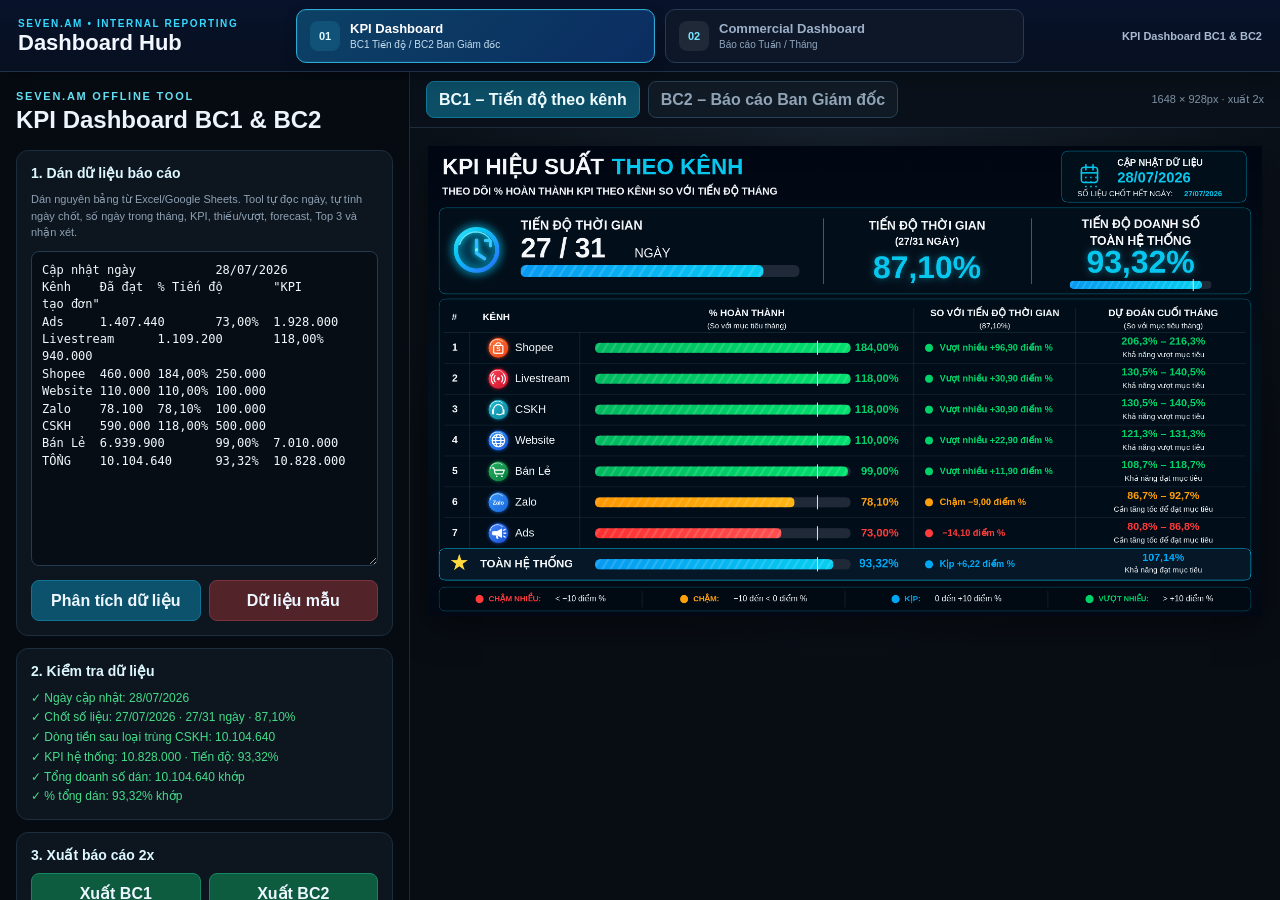
<file: index.html>
<!doctype html>
<html lang="vi">
<head>
  <meta charset="utf-8" />
  <meta name="viewport" content="width=device-width,initial-scale=1" />
  <title>SEVEN.AM – Dashboard Hub</title>
  <link rel="stylesheet" href="hub.css" />
</head>
<body>
  <div class="hub-shell">
    <header class="hub-header">
      <div class="brand-block">
        <div class="eyebrow">SEVEN.AM • INTERNAL REPORTING</div>
        <div class="brand-title">Dashboard Hub</div>
      </div>
      <nav class="hub-tabs" aria-label="Chọn dashboard">
        <button class="hub-tab active" type="button" data-module="kpi">
          <span class="tab-index">01</span>
          <span class="tab-copy">
            <strong>KPI Dashboard</strong>
            <small>BC1 Tiến độ / BC2 Ban Giám đốc</small>
          </span>
        </button>
        <button class="hub-tab" type="button" data-module="commercial">
          <span class="tab-index">02</span>
          <span class="tab-copy">
            <strong>Commercial Dashboard</strong>
            <small>Báo cáo Tuần / Tháng</small>
          </span>
        </button>
      </nav>
      <div class="hub-status" id="hubStatus">KPI Dashboard BC1 & BC2</div>
    </header>

    <main class="hub-main">
      <iframe
        id="moduleFrame"
        class="module-frame"
        title="SEVEN.AM Dashboard"
        src="modules/kpi/index.html"
        allow="clipboard-read; clipboard-write"
      ></iframe>
    </main>
  </div>
  <script src="hub.js"></script>
</body>
</html>
</file>
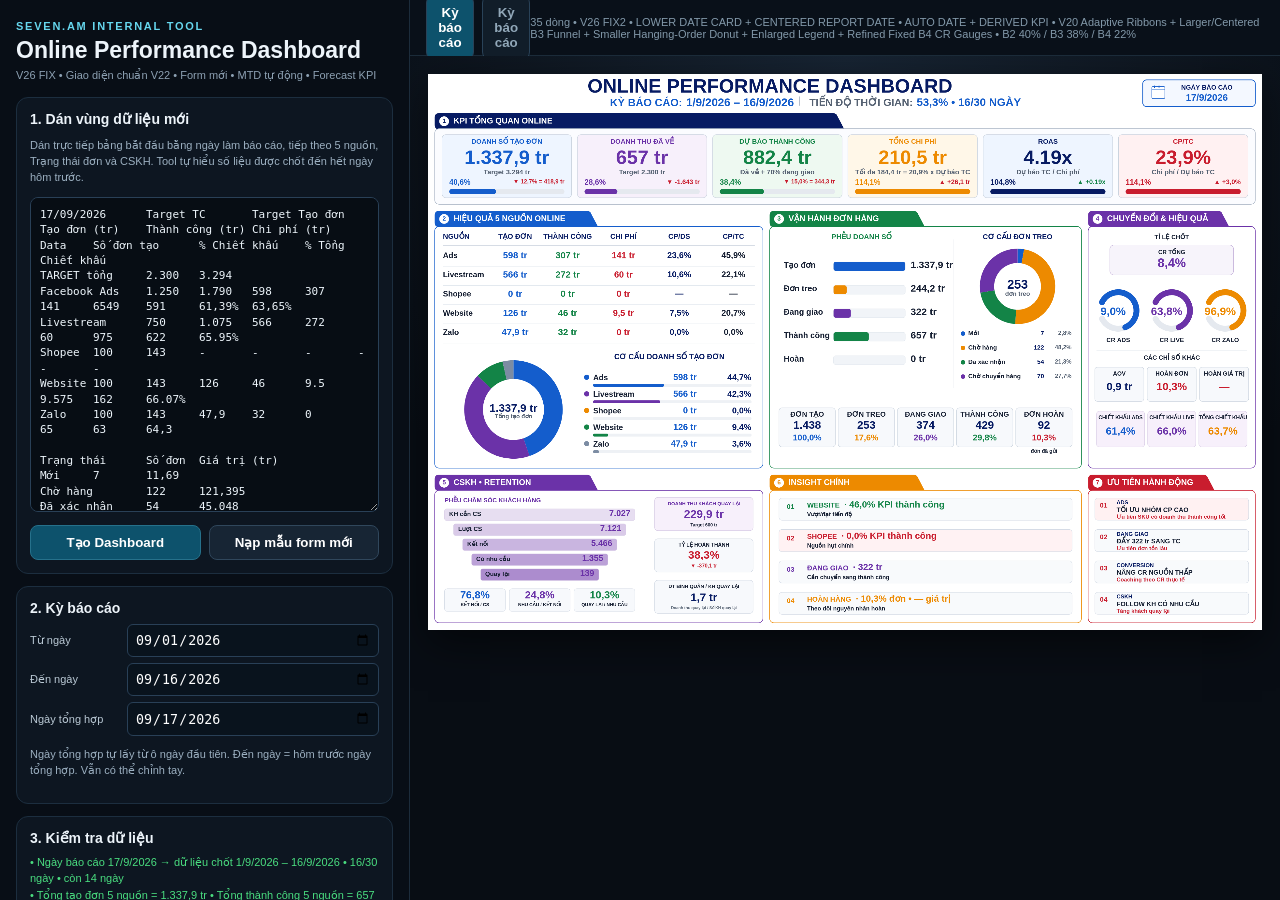
<file: modules/commercial/index.html>
<!doctype html><html lang="vi"><head><meta charset="utf-8"><meta name="viewport" content="width=device-width,initial-scale=1"><title>Seven.AM Online Performance Dashboard V26 FIX</title><link rel="stylesheet" href="styles.css"></head><body>
<div class="app"><aside><div class="brand">SEVEN.AM INTERNAL TOOL</div><h1>Online Performance Dashboard</h1><p class="sub">V26 FIX • Giao diện chuẩn V22 • Form mới • MTD tự động • Forecast KPI</p>
<section><h2>1. Dán vùng dữ liệu mới</h2><p>Dán trực tiếp bảng bắt đầu bằng ngày làm báo cáo, tiếp theo 5 nguồn, Trạng thái đơn và CSKH. Tool tự hiểu số liệu được chốt đến hết ngày hôm trước.</p><textarea id="dataInput"></textarea><div class="buttons"><button id="parseBtn">Tạo Dashboard</button><button id="sampleBtn" class="secondary">Nạp mẫu form mới</button></div></section>
<section><h2>2. Kỳ báo cáo</h2><div class="fields"><label>Từ ngày<input id="from" type="date"></label><label>Đến ngày<input id="to" type="date"></label><label>Ngày tổng hợp<input id="sum" type="date"></label></div><p>Ngày tổng hợp tự lấy từ ô ngày đầu tiên. Đến ngày = hôm trước ngày tổng hợp. Vẫn có thể chỉnh tay.</p></section>
<section><h2>3. Kiểm tra dữ liệu</h2><div id="validation"></div></section>
<section><h2>4. Xuất báo cáo</h2><div class="buttons"><button id="exportBtn" class="success">Xuất PNG 2K</button><button id="copyBtn" class="secondary">Copy ảnh</button></div></section></aside>
<main><header><div class="tabs"><button class="tab active" data-tab="week">Kỳ báo cáo</button><button class="tab" data-tab="month">Kỳ báo cáo</button></div><span id="meta"></span></header><div class="preview"><canvas id="dashCanvas"></canvas></div></main></div><div id="toast"></div><script src="app.js"></script></body></html>
</file>
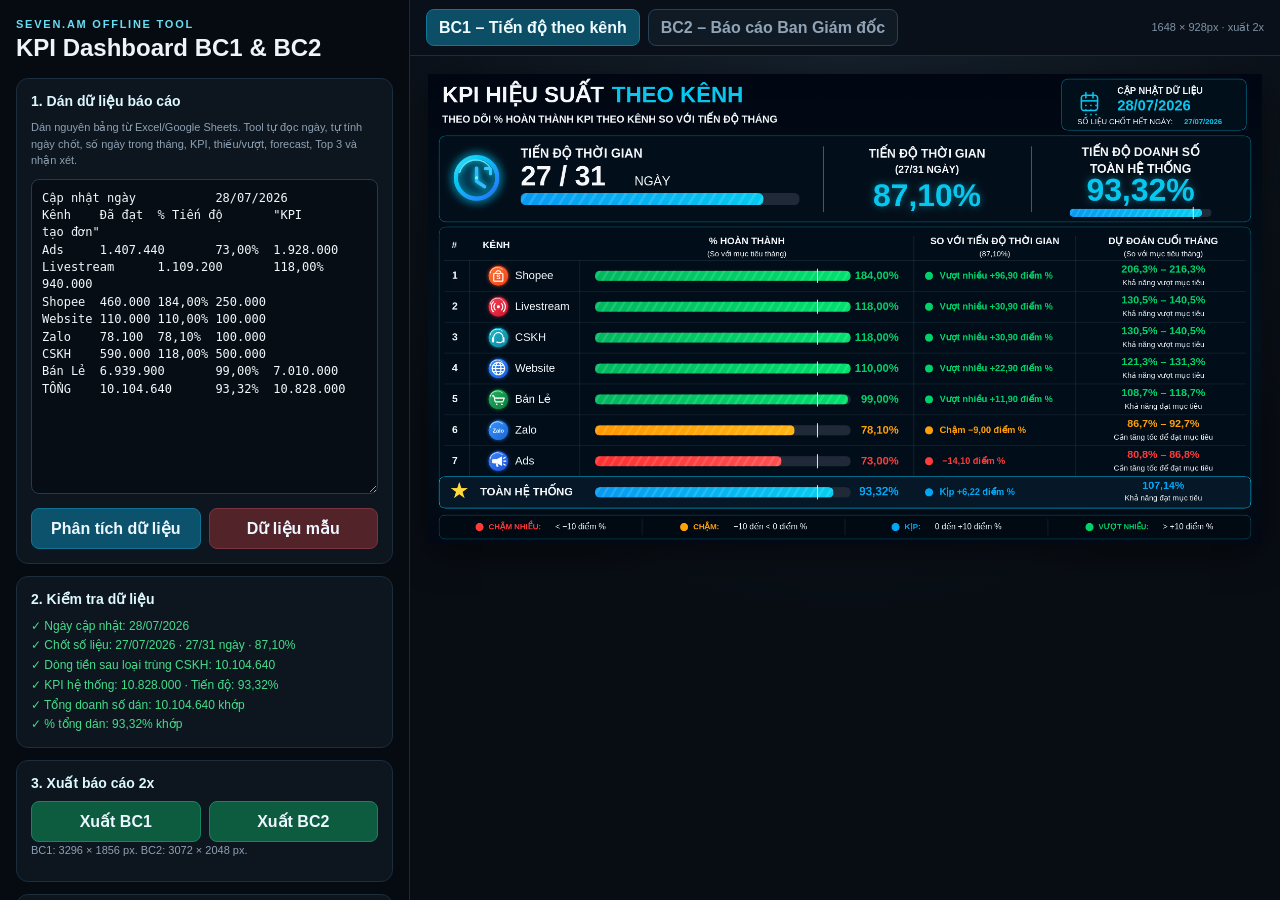
<file: modules/kpi/index.html>
<!doctype html>
<html lang="vi">
<head>
  <meta charset="utf-8" />
  <meta name="viewport" content="width=device-width, initial-scale=1" />
  <title>Seven.AM KPI Dashboard Tool – BC1 & BC2</title>
  <link rel="stylesheet" href="styles.css" />
</head>
<body>
  <div class="app-shell">
    <aside class="control-panel">
      <div class="panel-header">
        <div>
          <div class="eyebrow">SEVEN.AM OFFLINE TOOL</div>
          <h1>KPI Dashboard BC1 & BC2</h1>
        </div>
      </div>

      <section class="control-card">
        <h2>1. Dán dữ liệu báo cáo</h2>
        <p class="help-text">Dán nguyên bảng từ Excel/Google Sheets. Tool tự đọc ngày, tự tính ngày chốt, số ngày trong tháng, KPI, thiếu/vượt, forecast, Top 3 và nhận xét.</p>
        <textarea id="dataInput" spellcheck="false"></textarea>
        <div class="action-grid">
          <button id="parseBtn" class="btn primary">Phân tích dữ liệu</button>
          <button id="resetBtn" class="btn danger">Dữ liệu mẫu</button>
        </div>
      </section>

      <section class="control-card compact">
        <h2>2. Kiểm tra dữ liệu</h2>
        <div id="validationBox" class="validation-box"></div>
      </section>

      <section class="control-card compact">
        <h2>3. Xuất báo cáo 2x</h2>
        <div class="action-grid">
          <button id="exportBc1Btn" class="btn success">Xuất BC1</button>
          <button id="exportBc2Btn" class="btn success">Xuất BC2</button>
        </div>
        <p class="help-text">BC1: 3296 × 1856 px. BC2: 3072 × 2048 px.</p>
      </section>

      <section class="control-card compact advanced">
        <h2>4. Quy tắc hệ thống</h2>
        <label class="check-row"><input id="excludeCskh" type="checkbox" checked> Trừ doanh số CSKH khỏi tổng dòng tiền vì đã nằm trong Bán Lẻ</label>
        <label class="check-row"><input id="useTotalTarget" type="checkbox" checked> Dùng KPI dòng TỔNG làm KPI hệ thống</label>
      </section>

      <div class="panel-footer">Chạy offline, không cần backend. Dữ liệu tự lưu trên trình duyệt.</div>
    </aside>

    <main class="preview-area">
      <div class="preview-topbar">
        <div class="tabs">
          <button class="tab active" data-tab="bc1">BC1 – Tiến độ theo kênh</button>
          <button class="tab" data-tab="bc2">BC2 – Báo cáo Ban Giám đốc</button>
        </div>
        <div id="previewMeta" class="preview-meta"></div>
      </div>
      <div class="preview-scroll">
        <div id="canvasWrap" class="canvas-wrap">
          <canvas id="previewCanvas"></canvas>
        </div>
      </div>
    </main>
  </div>
  <div id="toast" class="toast"></div>
  <script src="app.js?v=FINAL_REFINED_BC1_BC2"></script>
</body>
</html>
</file>
<file: hub.css>
:root{
  --navy:#07113f;
  --navy-2:#0b1c4d;
  --panel:#0a1222;
  --line:#20324b;
  --text:#f3f7ff;
  --muted:#91a4bd;
  --cyan:#36d9ff;
  font-family:Arial,"Helvetica Neue",Helvetica,sans-serif;
}
*{box-sizing:border-box}
html,body{margin:0;width:100%;height:100%;overflow:hidden;background:#050b16;color:var(--text)}
button{font:inherit}
.hub-shell{width:100%;height:100vh;display:flex;flex-direction:column;background:#050b16}
.hub-header{height:72px;flex:0 0 72px;display:grid;grid-template-columns:260px minmax(520px,1fr) 220px;align-items:center;gap:18px;padding:8px 18px;background:linear-gradient(180deg,#08122a,#071020);border-bottom:1px solid var(--line);box-shadow:0 5px 20px rgba(0,0,0,.25);z-index:2}
.brand-block{min-width:0}.eyebrow{font-size:10px;font-weight:700;letter-spacing:.16em;color:var(--cyan);white-space:nowrap}.brand-title{margin-top:3px;font-size:22px;line-height:1;font-weight:700;white-space:nowrap}
.hub-tabs{height:54px;display:grid;grid-template-columns:repeat(2,minmax(250px,420px));justify-content:center;gap:10px}
.hub-tab{min-width:0;height:54px;display:flex;align-items:center;gap:10px;padding:7px 13px;border:1px solid #263a56;border-radius:10px;background:#0d1728;color:#9db0c8;cursor:pointer;text-align:left;transition:.16s ease}
.hub-tab:hover{border-color:#3d5f83;background:#101d31}.hub-tab.active{background:linear-gradient(135deg,#0c4165,#0b2d61);border-color:#2fa8d2;color:#fff;box-shadow:0 0 0 1px rgba(54,217,255,.08) inset,0 4px 14px rgba(0,0,0,.18)}
.tab-index{display:grid;place-items:center;width:30px;height:30px;flex:0 0 30px;border-radius:8px;background:rgba(255,255,255,.08);font-size:11px;font-weight:700;color:#77e5ff}.hub-tab.active .tab-index{background:rgba(54,217,255,.13);color:#dffaff}
.tab-copy{min-width:0;display:flex;flex-direction:column;gap:2px}.tab-copy strong{font-size:13px;line-height:1.2;white-space:nowrap;overflow:hidden;text-overflow:ellipsis}.tab-copy small{font-size:10px;color:#8ea5bd;white-space:nowrap;overflow:hidden;text-overflow:ellipsis}.hub-tab.active .tab-copy small{color:#c3dcee}
.hub-status{justify-self:end;max-width:220px;font-size:11px;font-weight:700;color:#a9bad0;text-align:right;white-space:nowrap;overflow:hidden;text-overflow:ellipsis}
.hub-main{flex:1;min-height:0;background:#050b16}.module-frame{display:block;width:100%;height:100%;border:0;background:#050b16}
@media(max-width:1050px){.hub-header{grid-template-columns:190px 1fr}.hub-status{display:none}.hub-tabs{grid-template-columns:repeat(2,minmax(200px,1fr))}.brand-title{font-size:18px}}
@media(max-width:760px){.hub-header{height:112px;flex-basis:112px;grid-template-columns:1fr;grid-template-rows:34px 62px;gap:4px;padding:7px 10px}.brand-block{text-align:center}.brand-title{font-size:16px}.eyebrow{font-size:9px}.hub-tabs{width:100%;height:60px;grid-template-columns:repeat(2,1fr);gap:6px}.hub-tab{height:58px;padding:6px 8px}.tab-index{display:none}.tab-copy strong{font-size:11px}.tab-copy small{font-size:9px}}
</file>
<file: modules/commercial/styles.css>
:root{font-family:Arial,Helvetica,sans-serif;--bg:#070c13;--panel:#0d1621;--line:#24384b;--text:#edf4fa;--muted:#8da1b3}*{box-sizing:border-box}html,body{margin:0;height:100%;background:var(--bg);color:var(--text)}body{overflow:hidden}.app{height:100vh;display:grid;grid-template-columns:410px 1fr}aside{overflow:auto;padding:20px 16px;background:#080e16;border-right:1px solid #1c2c3b}.brand{font-size:11px;letter-spacing:.16em;color:#66d7ee;font-weight:700}h1{font-size:23px;margin:5px 0}.sub{font-size:11px;color:var(--muted);margin:0 0 15px}section{background:var(--panel);border:1px solid #1c2e3f;border-radius:12px;padding:13px;margin-bottom:12px}h2{font-size:14px;margin:0 0 8px}section p{font-size:11px;line-height:1.45;color:#9cb0c1}textarea{width:100%;height:315px;background:#070d14;color:#eef6fc;border:1px solid #294057;border-radius:8px;padding:9px;font:11px/1.4 Consolas,monospace;resize:vertical}.buttons{display:grid;grid-template-columns:1fr 1fr;gap:8px;margin-top:9px}button{border:1px solid #26718b;background:#0d526c;color:#fff;border-radius:8px;padding:9px;font-weight:700;cursor:pointer}.secondary{background:#172534;border-color:#30475c}.success{background:#12613f;border-color:#23885e}.fields label{display:grid;grid-template-columns:90px 1fr;gap:7px;align-items:center;font-size:11px;margin:6px 0;color:#bac9d5}.fields input{background:#09131d;color:#fff;border:1px solid #294057;border-radius:6px;padding:7px}#validation{font-size:11px;line-height:1.5;max-height:180px;overflow:auto}.ok{color:#4ade80}.warn{color:#fbbf24}main{min-width:0;display:flex;flex-direction:column;height:100vh}header{height:56px;background:#091019;border-bottom:1px solid #1b2b39;display:flex;align-items:center;justify-content:space-between;padding:0 16px}.tabs{display:flex;gap:8px}.tab{background:#111d29;border-color:#294258;color:#91a7b8}.tab.active{background:#0d526c;color:#fff}#meta{font-size:11px;color:#8399aa}.preview{flex:1;overflow:auto;padding:18px;background:radial-gradient(circle at 50% 0,#172433,#080d14 60%);display:flex;justify-content:center;align-items:flex-start}canvas{display:block;background:#fff;box-shadow:0 12px 40px #0008}#toast{position:fixed;right:22px;bottom:22px;background:#0d1722;border:1px solid #1c566b;padding:10px 14px;border-radius:8px;opacity:0;transition:.2s}#toast.show{opacity:1}@media(max-width:1100px){.app{grid-template-columns:350px 1fr}.buttons{grid-template-columns:1fr}.preview{justify-content:flex-start}}
</file>
<file: modules/kpi/styles.css>
:root{
  --bg:#070b12;--panel:#0b111b;--line:#22364a;--text:#edf4fb;--muted:#8fa2b5;
  font-family:Arial,Helvetica,sans-serif;
}
*{box-sizing:border-box}html,body{margin:0;height:100%;background:var(--bg);color:var(--text)}body{overflow:hidden}
button,input,textarea{font:inherit}.app-shell{height:100vh;display:grid;grid-template-columns:410px 1fr;background:linear-gradient(135deg,#080d14,#0b121b)}
.control-panel{overflow:auto;padding:18px 16px 24px;background:rgba(7,12,19,.98);border-right:1px solid #1a2a39}.panel-header h1{margin:4px 0 16px;font-size:24px}.eyebrow{font-size:11px;letter-spacing:.16em;color:#67def3;font-weight:700}
.control-card{background:#0d151f;border:1px solid #1c2d3d;border-radius:12px;padding:14px;margin-bottom:12px}.control-card h2{margin:0 0 10px;font-size:14px;color:#ddf8ff}.control-card.compact{padding-bottom:12px}.help-text{font-size:11px;line-height:1.5;color:#8ea1b3;margin:0 0 10px}
textarea{width:100%;height:315px;resize:vertical;background:#070d14;border:1px solid #243a4e;border-radius:8px;padding:10px;color:#f2f7fb;outline:none;font-family:Consolas,monospace;font-size:12px;line-height:1.45}textarea:focus{border-color:#00b8df;box-shadow:0 0 0 2px rgba(0,190,230,.08)}
.action-grid{display:grid;grid-template-columns:1fr 1fr;gap:8px;margin-top:10px}.btn{border:1px solid #2c465d;border-radius:8px;background:#111c27;color:#edf7ff;padding:10px 12px;font-weight:700;cursor:pointer}.btn:hover{filter:brightness(1.08)}.btn.primary{background:#0d526c;border-color:#107393}.btn.success{background:#0e5c3f;border-color:#138761}.btn.danger{background:#52242a;border-color:#7b343e}
.validation-box{font-size:12px;line-height:1.65;color:#cbd6df}.validation-box .ok{color:#45dc8a}.validation-box .warn{color:#ffbc4d}.validation-box .err{color:#ff6868}.check-row{display:flex;flex-direction:row;gap:8px;align-items:flex-start;font-size:11px;color:#adbdca;margin:8px 0}.panel-footer{text-align:center;font-size:10px;color:#60758a;padding:8px}
.preview-area{min-width:0;height:100vh;display:flex;flex-direction:column}.preview-topbar{height:56px;display:flex;align-items:center;justify-content:space-between;padding:0 16px;background:#091019;border-bottom:1px solid #1c2c3b}.tabs{display:flex;gap:8px}.tab{border:1px solid #274158;background:#101a25;color:#90a4b6;border-radius:8px;padding:8px 12px;font-weight:700;cursor:pointer}.tab.active{background:#0c4e66;color:#effcff;border-color:#0f7899}.preview-meta{font-size:11px;color:#7f93a5}.preview-scroll{flex:1;overflow:auto;padding:18px;display:flex;justify-content:center;align-items:flex-start;background:radial-gradient(circle at 50% 0,#15202c,#080d14 60%)}.canvas-wrap{box-shadow:0 10px 35px rgba(0,0,0,.45);background:#fff;flex:0 0 auto}.canvas-wrap canvas{display:block;max-width:none}.toast{position:fixed;right:22px;bottom:22px;background:#0d1722;border:1px solid #1c566b;color:#eaffff;padding:11px 15px;border-radius:9px;opacity:0;transform:translateY(8px);transition:.2s;pointer-events:none}.toast.show{opacity:1;transform:translateY(0)}
@media(max-width:1100px){.app-shell{grid-template-columns:350px 1fr}.action-grid{grid-template-columns:1fr}.preview-scroll{justify-content:flex-start}}
</file>
